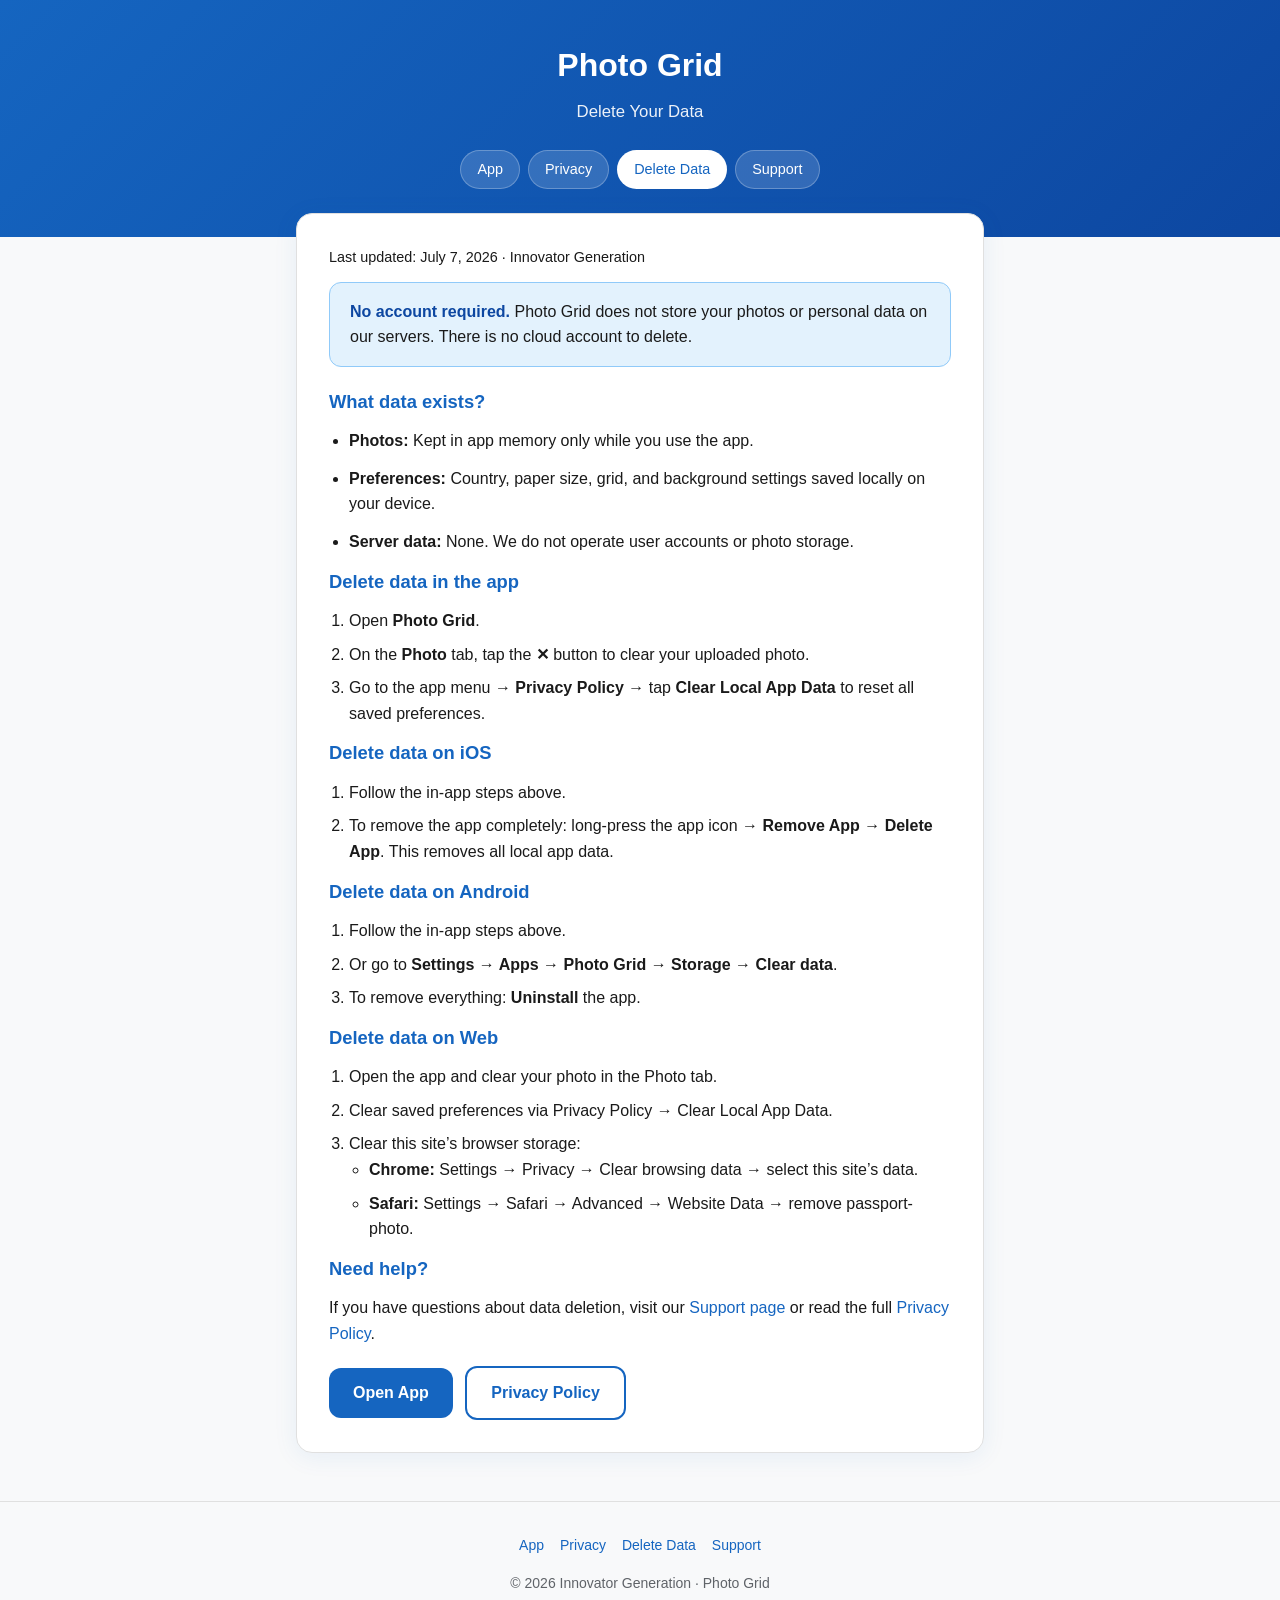
<file: delete.html>
<!DOCTYPE html>
<html lang="en">
<head>
  <meta charset="UTF-8">
  <meta name="viewport" content="width=device-width, initial-scale=1.0">
  <meta name="description" content="How to delete your data from Photo Grid.">
  <title>Delete Data — Photo Grid</title>
  <link rel="icon" type="image/png" href="favicon.png">
  <link rel="stylesheet" href="site.css">
</head>
<body>
  <header>
    <h1>Photo Grid</h1>
    <p>Delete Your Data</p>
    <nav class="top-nav" aria-label="Site">
      <a href="https://zub165.github.io/passport-photo/">App</a>
      <a href="privacy.html">Privacy</a>
      <a href="delete.html" class="active">Delete Data</a>
      <a href="support.html">Support</a>
    </nav>
  </header>

  <main>
    <div class="card">
      <p class="meta">Last updated: July 7, 2026 · Innovator Generation</p>

      <div class="alert">
        <strong>No account required.</strong> Photo Grid does not store
        your photos or personal data on our servers. There is no cloud account to
        delete.
      </div>

      <h2>What data exists?</h2>
      <ul>
        <li><strong>Photos:</strong> Kept in app memory only while you use the app.</li>
        <li><strong>Preferences:</strong> Country, paper size, grid, and background settings saved locally on your device.</li>
        <li><strong>Server data:</strong> None. We do not operate user accounts or photo storage.</li>
      </ul>

      <h2>Delete data in the app</h2>
      <ol class="steps">
        <li>Open <strong>Photo Grid</strong>.</li>
        <li>On the <strong>Photo</strong> tab, tap the <strong>✕</strong> button to clear your uploaded photo.</li>
        <li>Go to the app menu → <strong>Privacy Policy</strong> → tap <strong>Clear Local App Data</strong> to reset all saved preferences.</li>
      </ol>

      <h2>Delete data on iOS</h2>
      <ol class="steps">
        <li>Follow the in-app steps above.</li>
        <li>To remove the app completely: long-press the app icon → <strong>Remove App</strong> → <strong>Delete App</strong>. This removes all local app data.</li>
      </ol>

      <h2>Delete data on Android</h2>
      <ol class="steps">
        <li>Follow the in-app steps above.</li>
        <li>Or go to <strong>Settings → Apps → Photo Grid → Storage → Clear data</strong>.</li>
        <li>To remove everything: <strong>Uninstall</strong> the app.</li>
      </ol>

      <h2>Delete data on Web</h2>
      <ol class="steps">
        <li>Open the app and clear your photo in the Photo tab.</li>
        <li>Clear saved preferences via Privacy Policy → Clear Local App Data.</li>
        <li>Clear this site’s browser storage:
          <ul>
            <li><strong>Chrome:</strong> Settings → Privacy → Clear browsing data → select this site’s data.</li>
            <li><strong>Safari:</strong> Settings → Safari → Advanced → Website Data → remove passport-photo.</li>
          </ul>
        </li>
      </ol>

      <h2>Need help?</h2>
      <p>
        If you have questions about data deletion, visit our
        <a href="support.html">Support page</a> or read the full
        <a href="privacy.html">Privacy Policy</a>.
      </p>

      <a class="btn" href="https://zub165.github.io/passport-photo/">Open App</a>
      <a class="btn btn-outline" href="privacy.html">Privacy Policy</a>
    </div>
  </main>

  <footer>
    <nav>
      <a href="https://zub165.github.io/passport-photo/">App</a>
      <a href="privacy.html">Privacy</a>
      <a href="delete.html">Delete Data</a>
      <a href="support.html">Support</a>
    </nav>
    <p>© 2026 Innovator Generation · Photo Grid</p>
  </footer>
</body>
</html>
</file>
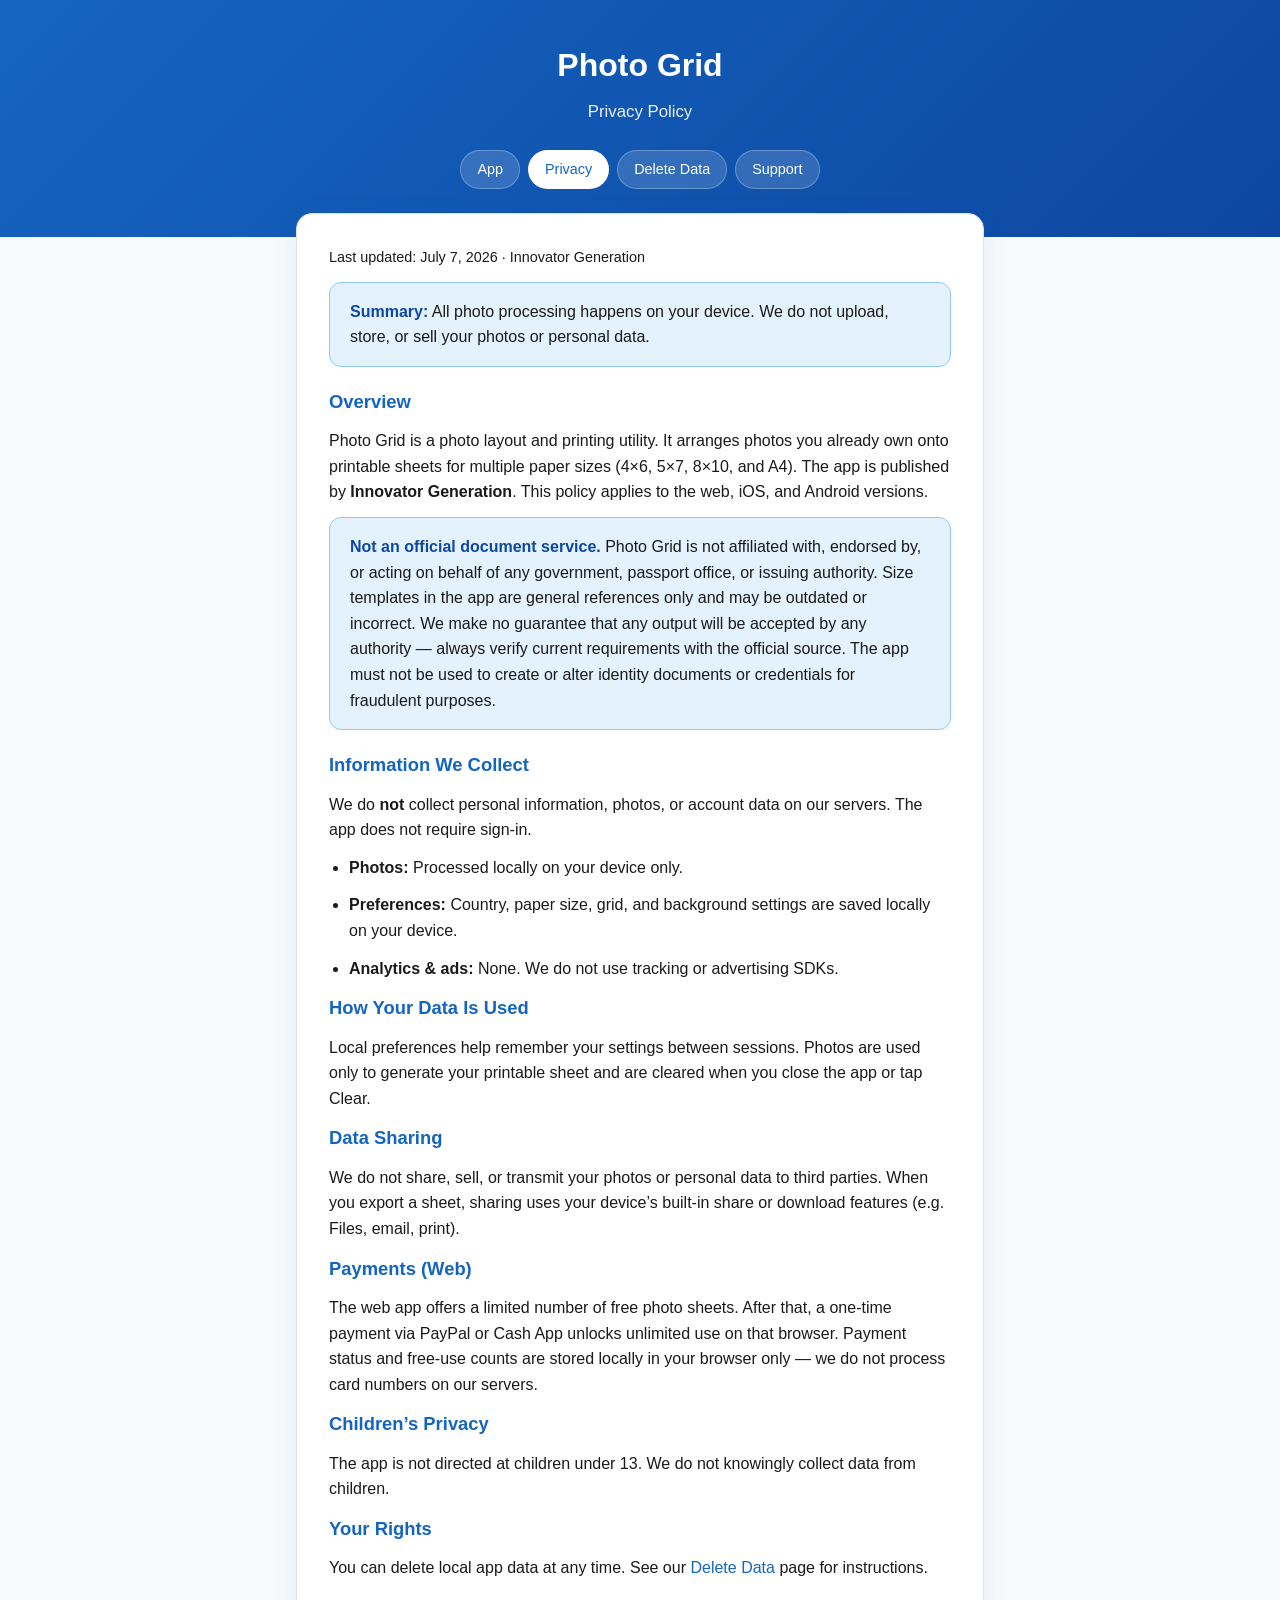
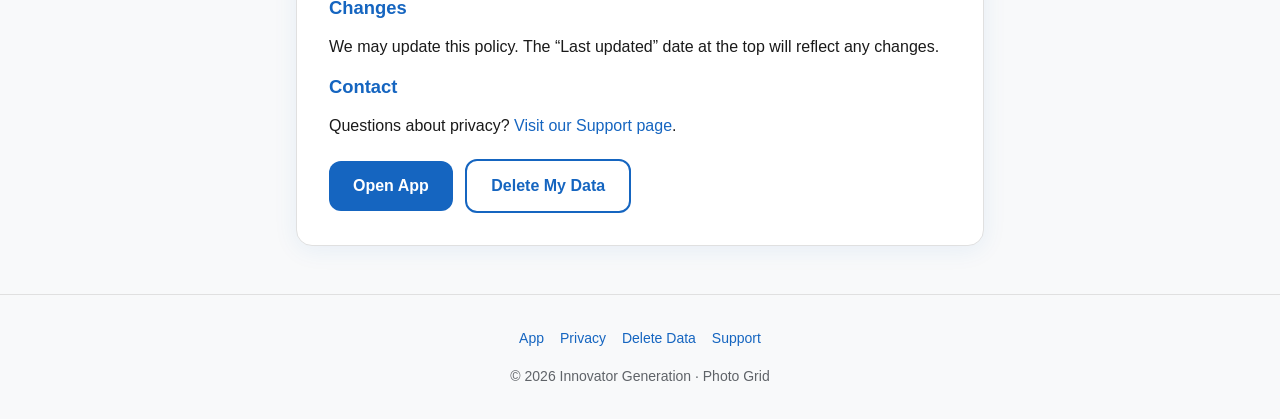
<file: privacy.html>
<!DOCTYPE html>
<html lang="en">
<head>
  <meta charset="UTF-8">
  <meta name="viewport" content="width=device-width, initial-scale=1.0">
  <meta name="description" content="Privacy Policy for Photo Grid by Innovator Generation.">
  <title>Privacy Policy — Photo Grid</title>
  <link rel="icon" type="image/png" href="favicon.png">
  <link rel="stylesheet" href="site.css">
</head>
<body>
  <header>
    <h1>Photo Grid</h1>
    <p>Privacy Policy</p>
    <nav class="top-nav" aria-label="Site">
      <a href="https://zub165.github.io/passport-photo/">App</a>
      <a href="privacy.html" class="active">Privacy</a>
      <a href="delete.html">Delete Data</a>
      <a href="support.html">Support</a>
    </nav>
  </header>

  <main>
    <div class="card">
      <p class="meta">Last updated: July 7, 2026 · Innovator Generation</p>

      <div class="alert">
        <strong>Summary:</strong> All photo processing happens on your device.
        We do not upload, store, or sell your photos or personal data.
      </div>

      <h2>Overview</h2>
      <p>
        Photo Grid is a photo layout and printing utility. It arranges photos you
        already own onto printable sheets for multiple paper sizes (4×6, 5×7,
        8×10, and A4). The app is published by
        <strong>Innovator Generation</strong>. This policy applies to the web,
        iOS, and Android versions.
      </p>

      <div class="alert">
        <strong>Not an official document service.</strong> Photo Grid is not
        affiliated with, endorsed by, or acting on behalf of any government,
        passport office, or issuing authority. Size templates in the app are
        general references only and may be outdated or incorrect. We make no
        guarantee that any output will be accepted by any authority — always
        verify current requirements with the official source. The app must not
        be used to create or alter identity documents or credentials for
        fraudulent purposes.
      </div>

      <h2>Information We Collect</h2>
      <p>
        We do <strong>not</strong> collect personal information, photos, or
        account data on our servers. The app does not require sign-in.
      </p>
      <ul>
        <li><strong>Photos:</strong> Processed locally on your device only.</li>
        <li><strong>Preferences:</strong> Country, paper size, grid, and background settings are saved locally on your device.</li>
        <li><strong>Analytics &amp; ads:</strong> None. We do not use tracking or advertising SDKs.</li>
      </ul>

      <h2>How Your Data Is Used</h2>
      <p>
        Local preferences help remember your settings between sessions. Photos are
        used only to generate your printable sheet and are cleared when you close
        the app or tap Clear.
      </p>

      <h2>Data Sharing</h2>
      <p>
        We do not share, sell, or transmit your photos or personal data to third
        parties. When you export a sheet, sharing uses your device’s built-in
        share or download features (e.g. Files, email, print).
      </p>

      <h2>Payments (Web)</h2>
      <p>
        The web app offers a limited number of free photo sheets. After that, a
        one-time payment via PayPal or Cash App unlocks unlimited use on that
        browser. Payment status and free-use counts are stored locally in your
        browser only — we do not process card numbers on our servers.
      </p>

      <h2>Children’s Privacy</h2>
      <p>
        The app is not directed at children under 13. We do not knowingly
        collect data from children.
      </p>

      <h2>Your Rights</h2>
      <p>
        You can delete local app data at any time. See our
        <a href="delete.html">Delete Data</a> page for instructions.
      </p>

      <h2>Changes</h2>
      <p>
        We may update this policy. The “Last updated” date at the top will
        reflect any changes.
      </p>

      <h2>Contact</h2>
      <p>
        Questions about privacy?
        <a href="support.html">Visit our Support page</a>.
      </p>

      <a class="btn" href="https://zub165.github.io/passport-photo/">Open App</a>
      <a class="btn btn-outline" href="delete.html">Delete My Data</a>
    </div>
  </main>

  <footer>
    <nav>
      <a href="https://zub165.github.io/passport-photo/">App</a>
      <a href="privacy.html">Privacy</a>
      <a href="delete.html">Delete Data</a>
      <a href="support.html">Support</a>
    </nav>
    <p>© 2026 Innovator Generation · Photo Grid</p>
  </footer>
</body>
</html>
</file>
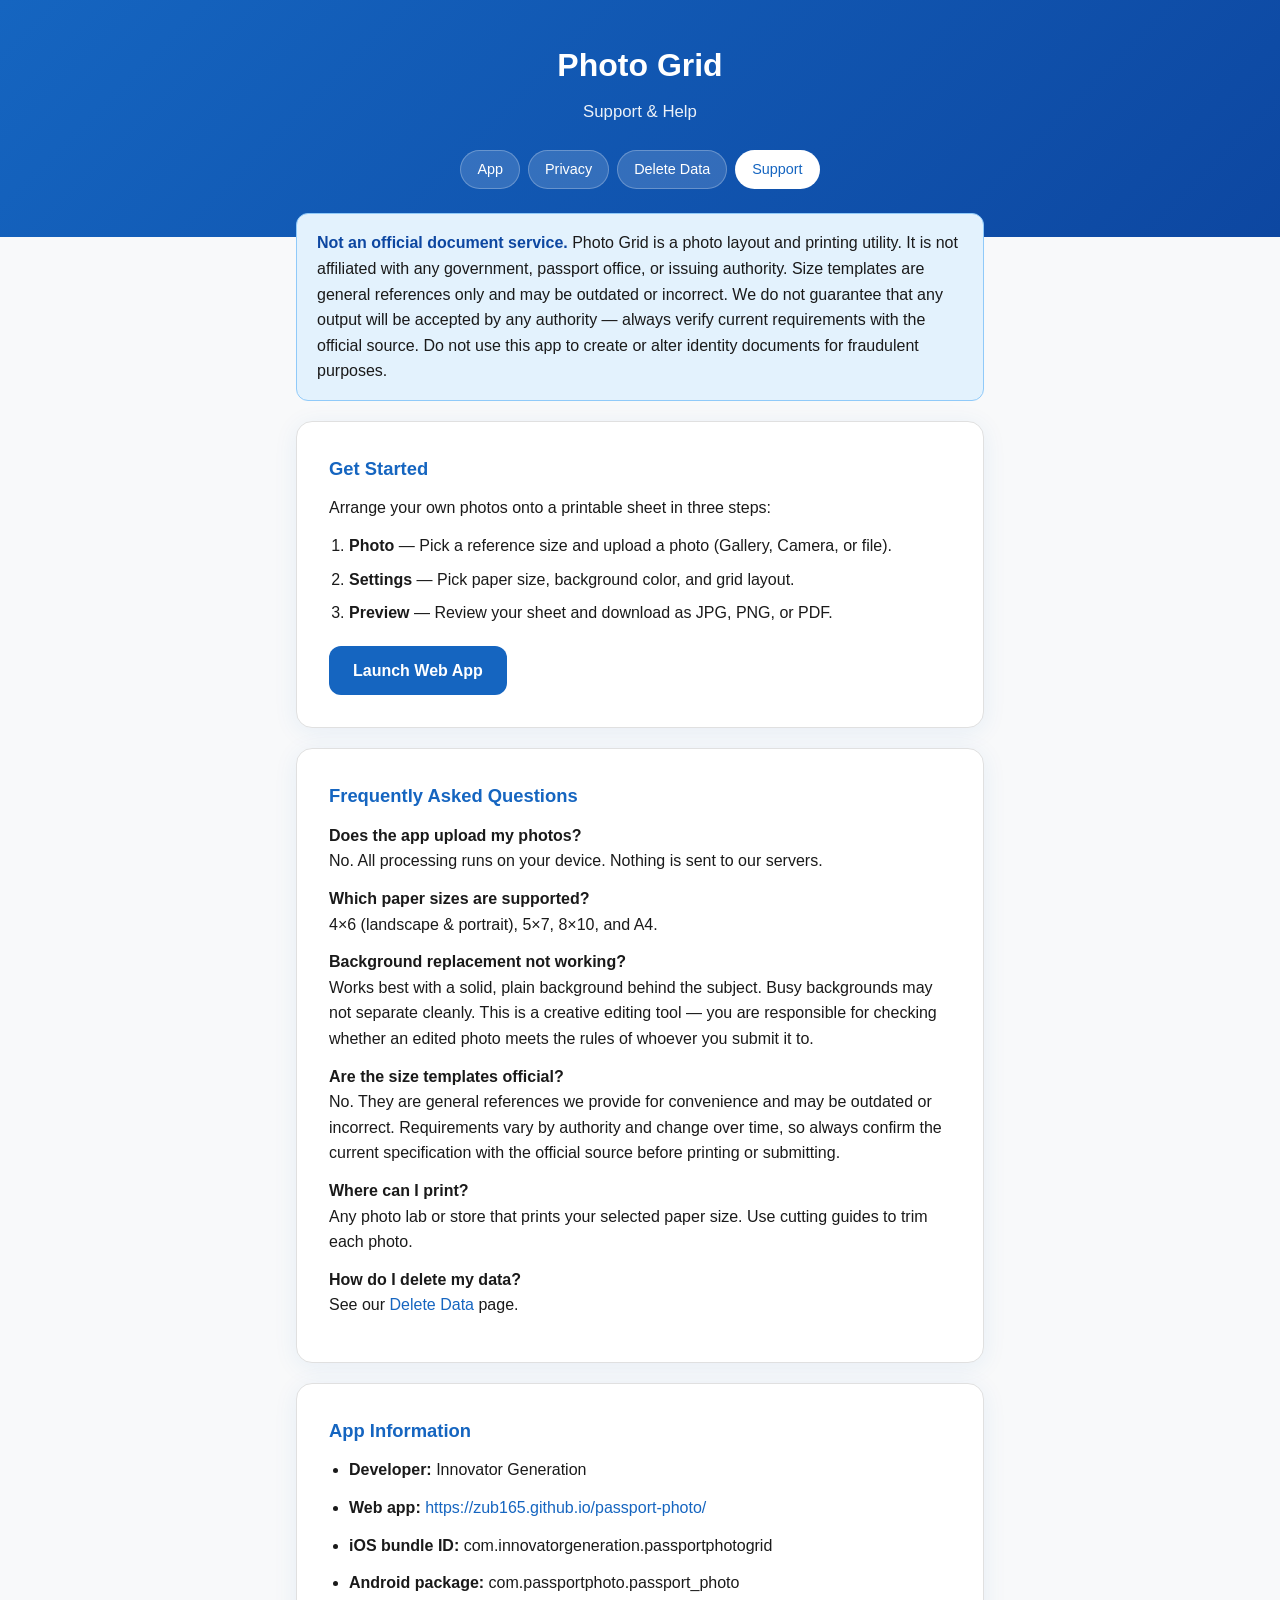
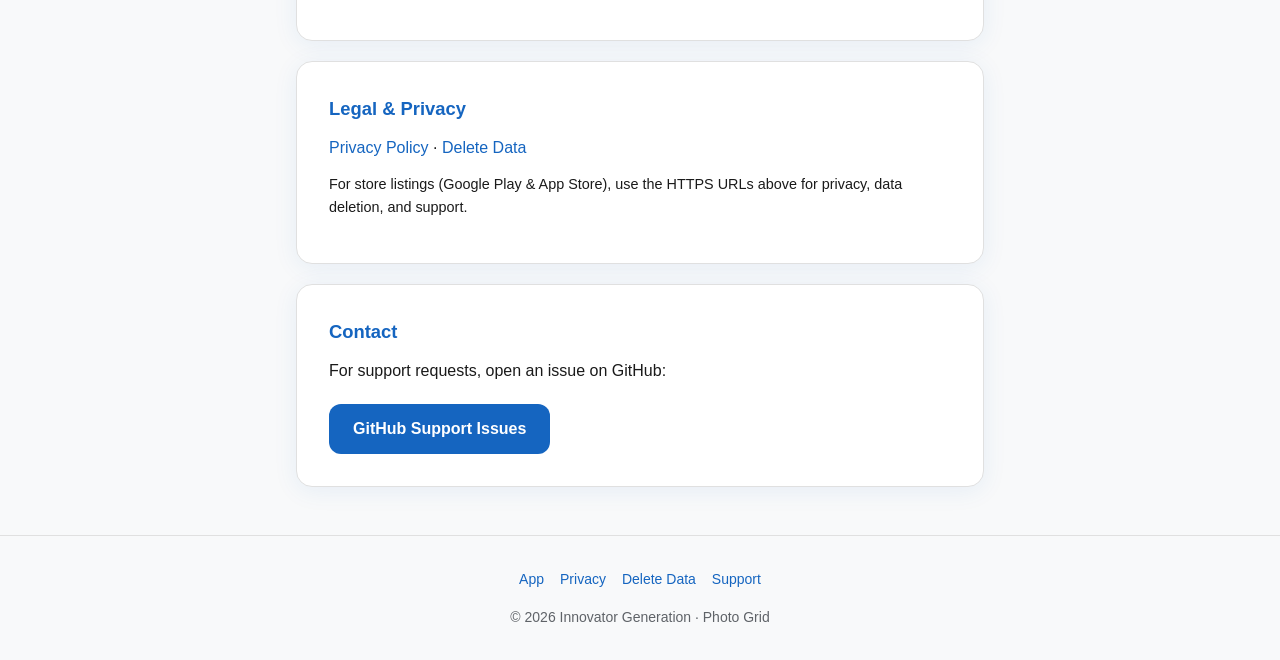
<file: support.html>
<!DOCTYPE html>
<html lang="en">
<head>
  <meta charset="UTF-8">
  <meta name="viewport" content="width=device-width, initial-scale=1.0">
  <meta name="description" content="Support and help for Photo Grid.">
  <title>Support — Photo Grid</title>
  <link rel="icon" type="image/png" href="favicon.png">
  <link rel="stylesheet" href="site.css">
</head>
<body>
  <header>
    <h1>Photo Grid</h1>
    <p>Support &amp; Help</p>
    <nav class="top-nav" aria-label="Site">
      <a href="https://zub165.github.io/passport-photo/">App</a>
      <a href="privacy.html">Privacy</a>
      <a href="delete.html">Delete Data</a>
      <a href="support.html" class="active">Support</a>
    </nav>
  </header>

  <main>
    <div class="alert">
      <strong>Not an official document service.</strong> Photo Grid is a photo
      layout and printing utility. It is not affiliated with any government,
      passport office, or issuing authority. Size templates are general
      references only and may be outdated or incorrect. We do not guarantee that
      any output will be accepted by any authority — always verify current
      requirements with the official source. Do not use this app to create or
      alter identity documents for fraudulent purposes.
    </div>

    <div class="card">
      <h2>Get Started</h2>
      <p>
        Arrange your own photos onto a printable sheet in three steps:
      </p>
      <ol class="steps">
        <li><strong>Photo</strong> — Pick a reference size and upload a photo (Gallery, Camera, or file).</li>
        <li><strong>Settings</strong> — Pick paper size, background color, and grid layout.</li>
        <li><strong>Preview</strong> — Review your sheet and download as JPG, PNG, or PDF.</li>
      </ol>
      <a class="btn" href="https://zub165.github.io/passport-photo/">Launch Web App</a>
    </div>

    <div class="card">
      <h2>Frequently Asked Questions</h2>

      <p><strong>Does the app upload my photos?</strong><br>
      No. All processing runs on your device. Nothing is sent to our servers.</p>

      <p><strong>Which paper sizes are supported?</strong><br>
      4×6 (landscape &amp; portrait), 5×7, 8×10, and A4.</p>

      <p><strong>Background replacement not working?</strong><br>
      Works best with a solid, plain background behind the subject. Busy backgrounds may not
      separate cleanly. This is a creative editing tool — you are responsible for checking
      whether an edited photo meets the rules of whoever you submit it to.</p>

      <p><strong>Are the size templates official?</strong><br>
      No. They are general references we provide for convenience and may be outdated or
      incorrect. Requirements vary by authority and change over time, so always confirm the
      current specification with the official source before printing or submitting.</p>

      <p><strong>Where can I print?</strong><br>
      Any photo lab or store that prints your selected paper size. Use cutting guides to trim each photo.</p>

      <p><strong>How do I delete my data?</strong><br>
      See our <a href="delete.html">Delete Data</a> page.</p>
    </div>

    <div class="card">
      <h2>App Information</h2>
      <ul>
        <li><strong>Developer:</strong> Innovator Generation</li>
        <li><strong>Web app:</strong> <a href="https://zub165.github.io/passport-photo/">https://zub165.github.io/passport-photo/</a></li>
        <li><strong>iOS bundle ID:</strong> com.innovatorgeneration.passportphotogrid</li>
        <li><strong>Android package:</strong> com.passportphoto.passport_photo</li>
      </ul>
    </div>

    <div class="card">
      <h2>Legal &amp; Privacy</h2>
      <p>
        <a href="privacy.html">Privacy Policy</a> ·
        <a href="delete.html">Delete Data</a>
      </p>
      <p class="meta">
        For store listings (Google Play &amp; App Store), use the HTTPS URLs above
        for privacy, data deletion, and support.
      </p>
    </div>

    <div class="card">
      <h2>Contact</h2>
      <p>
        For support requests, open an issue on GitHub:
      </p>
      <a class="btn" href="https://github.com/zub165/passport-photo/issues" target="_blank" rel="noopener noreferrer">
        GitHub Support Issues
      </a>
    </div>
  </main>

  <footer>
    <nav>
      <a href="https://zub165.github.io/passport-photo/">App</a>
      <a href="privacy.html">Privacy</a>
      <a href="delete.html">Delete Data</a>
      <a href="support.html">Support</a>
    </nav>
    <p>© 2026 Innovator Generation · Photo Grid</p>
  </footer>
</body>
</html>
</file>
<file: site.css>
:root {
  --primary: #1565c0;
  --primary-dark: #0d47a1;
  --surface: #f8f9fa;
  --card: #ffffff;
  --text: #1a1a1a;
  --muted: #5f6368;
  --border: #e0e0e0;
  --radius: 16px;
  --shadow: 0 4px 24px rgba(21, 101, 192, 0.08);
}

* {
  box-sizing: border-box;
  margin: 0;
  padding: 0;
}

body {
  font-family: -apple-system, BlinkMacSystemFont, "Segoe UI", Roboto, Helvetica,
    Arial, sans-serif;
  background: var(--surface);
  color: var(--text);
  line-height: 1.6;
  min-height: 100vh;
}

a {
  color: var(--primary);
  text-decoration: none;
}

a:hover {
  text-decoration: underline;
}

header {
  background: linear-gradient(135deg, var(--primary) 0%, var(--primary-dark) 100%);
  color: #fff;
  padding: 2.5rem 1.5rem 3rem;
  text-align: center;
}

header h1 {
  font-size: clamp(1.5rem, 4vw, 2rem);
  font-weight: 700;
  margin-bottom: 0.5rem;
}

header p {
  opacity: 0.92;
  max-width: 560px;
  margin: 0 auto;
  font-size: 1.05rem;
}

nav.top-nav {
  display: flex;
  flex-wrap: wrap;
  justify-content: center;
  gap: 0.5rem;
  margin-top: 1.5rem;
}

nav.top-nav a {
  color: #fff;
  background: rgba(255, 255, 255, 0.15);
  padding: 0.45rem 1rem;
  border-radius: 999px;
  font-size: 0.9rem;
  font-weight: 500;
  text-decoration: none;
  border: 1px solid rgba(255, 255, 255, 0.25);
}

nav.top-nav a:hover,
nav.top-nav a.active {
  background: #fff;
  color: var(--primary);
  text-decoration: none;
}

main {
  max-width: 720px;
  margin: -1.5rem auto 3rem;
  padding: 0 1rem;
}

.card {
  background: var(--card);
  border-radius: var(--radius);
  box-shadow: var(--shadow);
  border: 1px solid var(--border);
  padding: 2rem;
  margin-bottom: 1.25rem;
}

.card h2 {
  font-size: 1.15rem;
  color: var(--primary);
  margin-bottom: 0.75rem;
}

.card p,
.card li {
  color: var(--text);
  margin-bottom: 0.75rem;
}

.card ul,
.card ol {
  padding-left: 1.25rem;
  margin-bottom: 0.75rem;
}

.meta {
  color: var(--muted);
  font-size: 0.9rem;
  margin-bottom: 1.5rem;
}

.btn {
  display: inline-block;
  background: var(--primary);
  color: #fff !important;
  padding: 0.75rem 1.5rem;
  border-radius: 12px;
  font-weight: 600;
  text-decoration: none !important;
  margin-top: 0.5rem;
  margin-right: 0.5rem;
  border: none;
  cursor: pointer;
  font-size: 1rem;
}

.btn:hover {
  background: var(--primary-dark);
}

.btn-outline {
  background: transparent;
  color: var(--primary) !important;
  border: 2px solid var(--primary);
}

.btn-outline:hover {
  background: rgba(21, 101, 192, 0.08);
}

.alert {
  background: #e3f2fd;
  border: 1px solid #90caf9;
  border-radius: 12px;
  padding: 1rem 1.25rem;
  margin-bottom: 1.25rem;
}

.alert strong {
  color: var(--primary-dark);
}

footer {
  text-align: center;
  padding: 2rem 1rem;
  color: var(--muted);
  font-size: 0.875rem;
  border-top: 1px solid var(--border);
}

footer nav {
  display: flex;
  flex-wrap: wrap;
  justify-content: center;
  gap: 1rem;
  margin-bottom: 1rem;
}

.steps li {
  margin-bottom: 0.5rem;
}

@media (max-width: 480px) {
  .card {
    padding: 1.25rem;
  }
}
</file>
